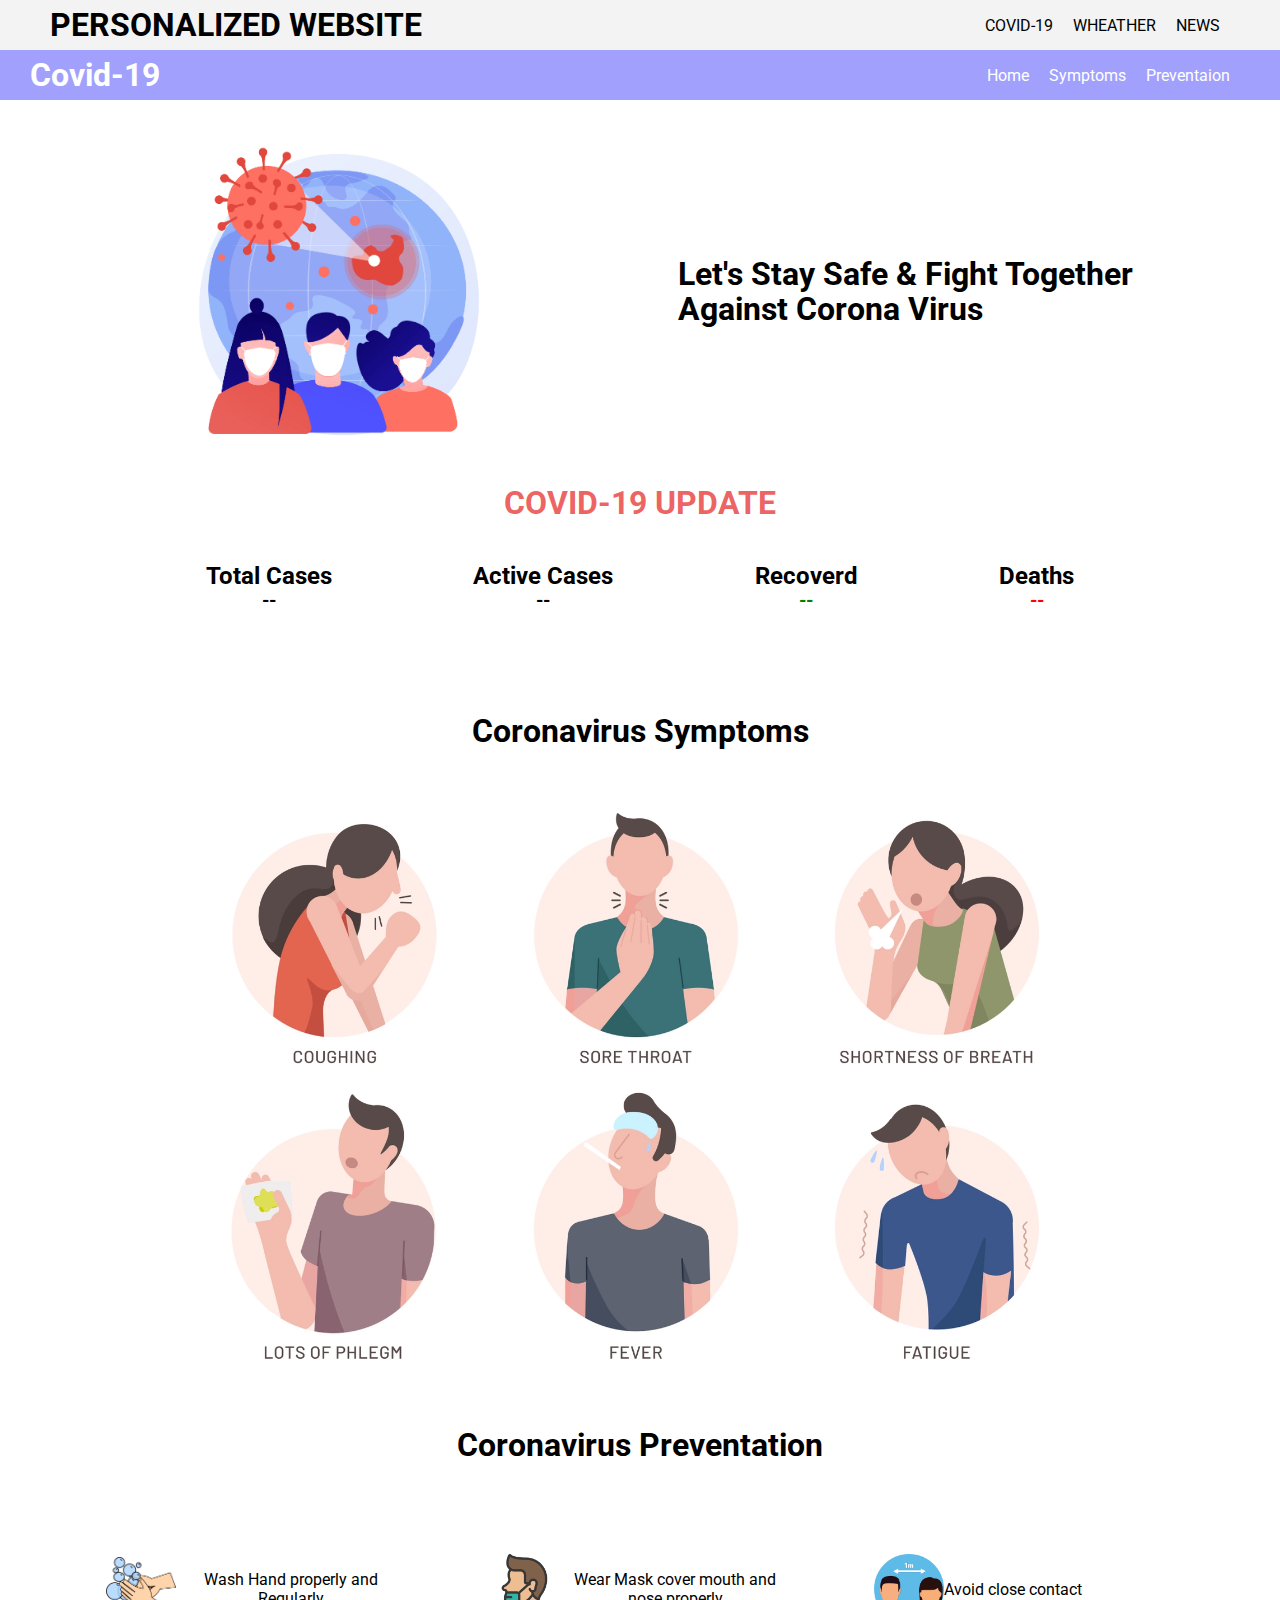
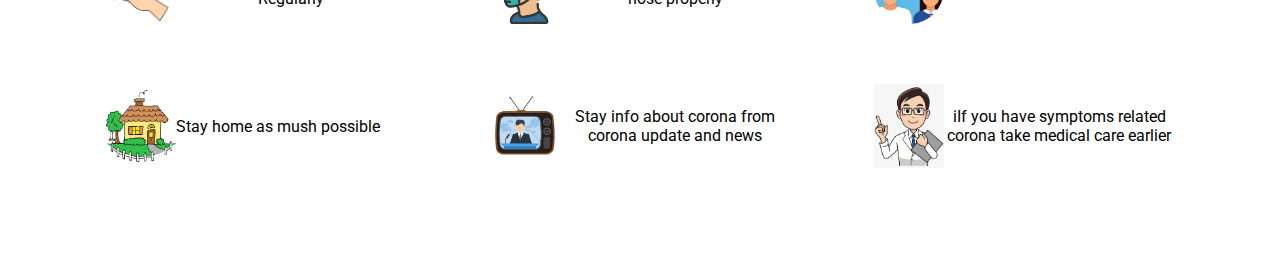
<file: index.html>
<!DOCTYPE html>
<html lang="en">
  <head>
    <meta charset="UTF-8" />
    <meta http-equiv="X-UA-Compatible" content="IE=edge" />
    <meta name="viewport" content="width=device-width, initial-scale=1.0" />
    <link rel="stylesheet" href="corona.css" />
    <title>Document</title>
  </head>
  <body>
    <nav class="navigation-main">
      <h1>PERSONALIZED WEBSITE</h1>
      <ul>
        <li>COVID-19</li>
        <li><a href="./wheather/wheather.html">WHEATHER</a></li>
        <li><a href="./news/news.html">NEWS </a></li>
      </ul>
    </nav>
    <header>
      <nav class="nav-corona">
        <h1>Covid-19</h1>
        <ul>
          <li><a href="#home">Home</a></li>
          <li><a href="#symptoms">Symptoms</a></li>
          <li><a href="#prevntation">Preventaion</a></li>
        </ul>
      </nav>
      <section class="main">
        <img src="./assets/png.jpg" alt="" class="vector" />
        <h1>
          Let's Stay Safe & Fight Together <br />
          Against Corona Virus
        </h1>
      </section>
      <div class="update">
        <h1>COVID-19 UPDATE</h1>
        <div class="box">
          <div>
            <h2>Total Cases</h2>
            <h3 id="total-case">--</h3>
          </div>
          <div>
            <h2>Active Cases</h2>
            <h3 id="active-case">--</h3>
          </div>
          <div>
            <h2>Recoverd</h2>
            <h3 id="recoverd">--</h3>
          </div>
          <div>
            <h2>Deaths</h2>
            <h3 id="deaths">--</h3>
          </div>
        </div>
      </div>
    </header>
    <section id="symptoms">
      <h1>Coronavirus Symptoms</h1>
      <div>
        <img src="./assets/symptoms.webp" class="symptoms-img" alt="" />
      </div>
    </section>
    <section id="prevntation">
      <h1>Coronavirus Preventation</h1>
      <div class="preventation-container">
        <div class="preventation-info">
          <img src="./assets/washhand.png" alt="" />
          <p>Wash Hand properly and Regularly</p>
        </div>
        <div class="preventation-info">
          <img src="./assets/mask.png" alt="" />
          <p>Wear Mask cover mouth and nose properly</p>
        </div>
        <div class="preventation-info">
          <img src="./assets/clasecontact.png" alt="" />
          <p>Avoid close contact</p>
        </div>
        <div class="preventation-info">
          <img src="./assets/home.png" alt="" />
          <p>Stay home as mush possible</p>
        </div>
        <div class="preventation-info">
          <img src="./assets/news.webp" alt="" />
          <p>Stay info about corona from corona update and news</p>
        </div>
        <div class="preventation-info">
          <img src="./assets/doctor.png" alt="" />
          <p>iIf you have symptoms related corona take medical care earlier</p>
        </div>
      </div>
    </section>
    <script src="./corona.js"></script>
  </body>
</html>
</file>
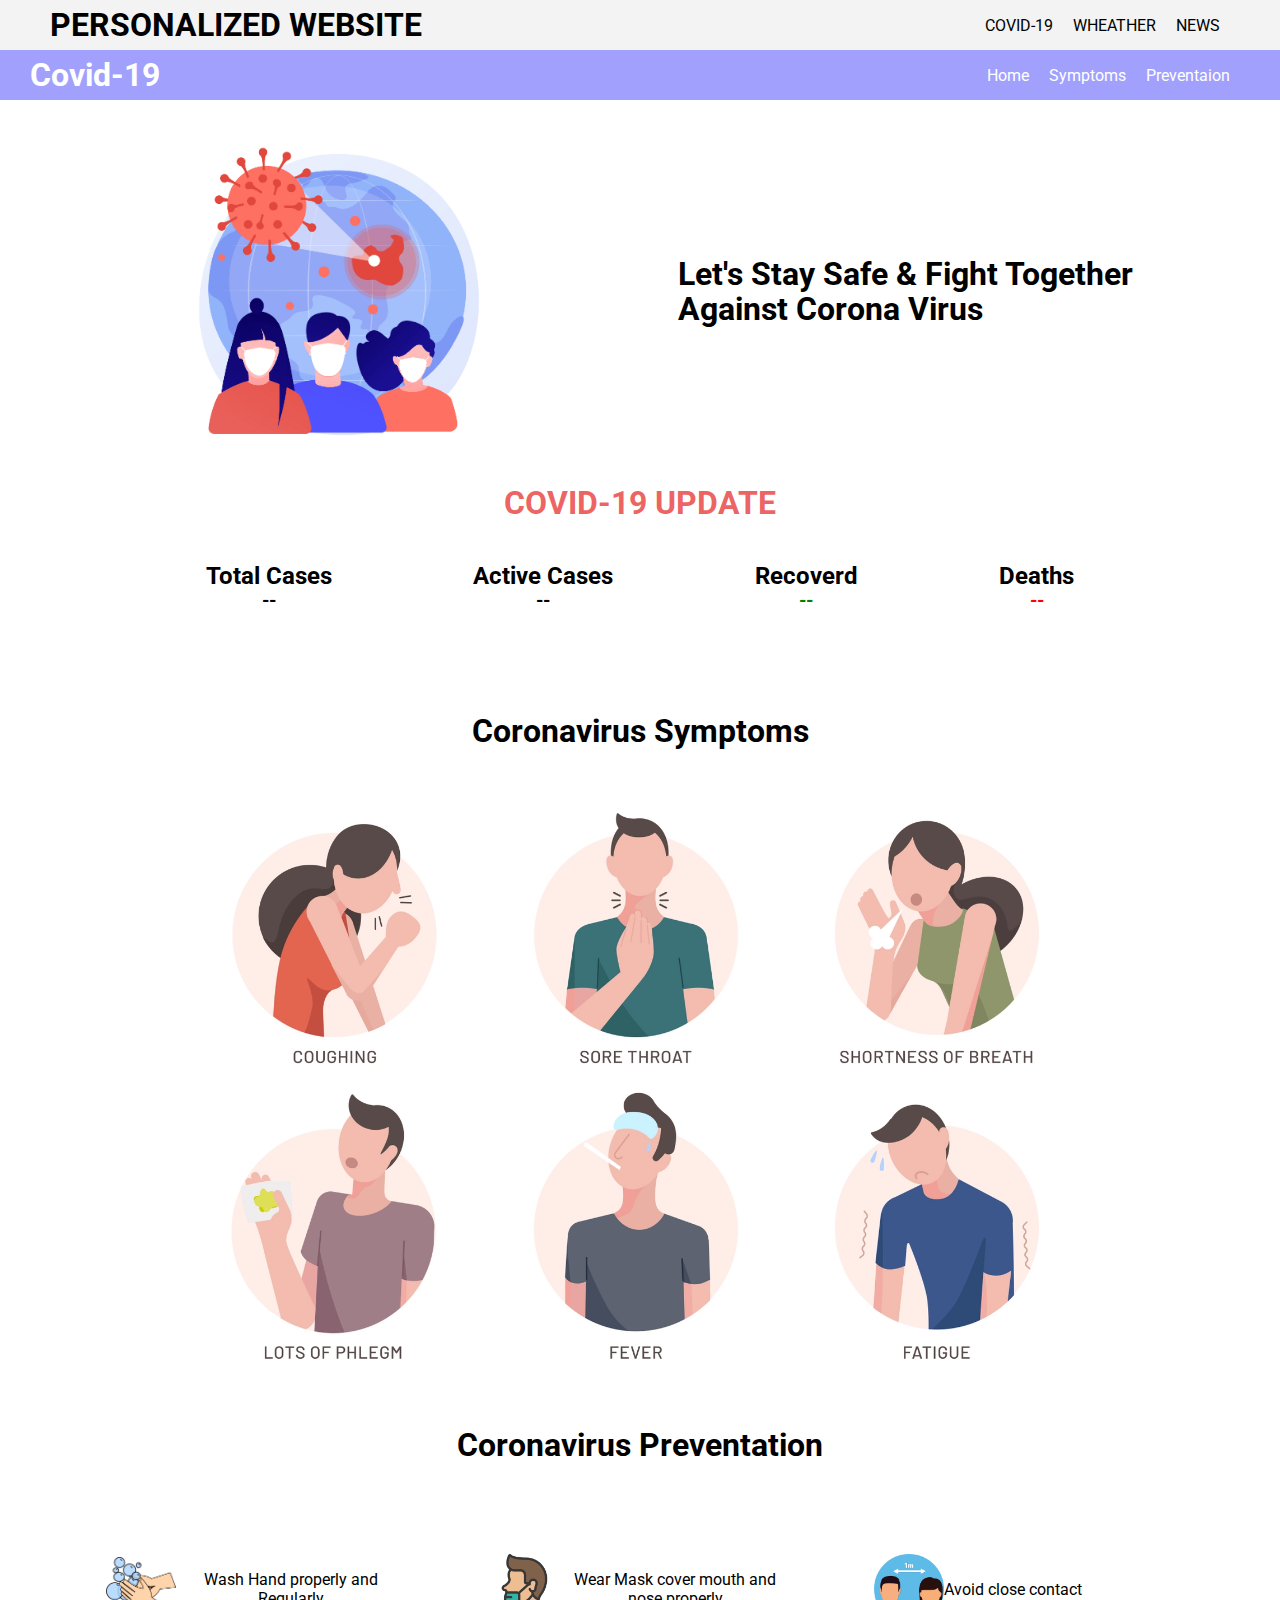
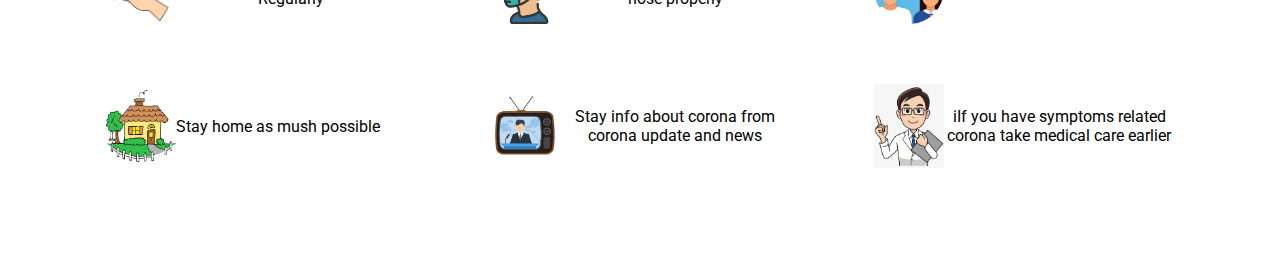
<file: 3 in one/index.html>
<!DOCTYPE html>
<html lang="en">
  <head>
    <meta charset="UTF-8" />
    <meta http-equiv="X-UA-Compatible" content="IE=edge" />
    <meta name="viewport" content="width=device-width, initial-scale=1.0" />
    <link rel="stylesheet" href="corona.css" />
    <title>Document</title>
  </head>
  <body>
    <nav class="navigation-main">
      <h1>PERSONALIZED WEBSITE</h1>
      <ul>
        <li>COVID-19</li>
        <li><a href="./wheather/wheather.html">WHEATHER</a></li>
        <li><a href="./news/news.html">NEWS </a></li>
      </ul>
    </nav>
    <header>
      <nav class="nav-corona">
        <h1>Covid-19</h1>
        <ul>
          <li><a href="#home">Home</a></li>
          <li><a href="#symptoms">Symptoms</a></li>
          <li><a href="#prevntation">Preventaion</a></li>
        </ul>
      </nav>
      <section class="main">
        <img src="../assets/png.jpg" alt="" class="vector" />
        <h1>
          Let's Stay Safe & Fight Together <br />
          Against Corona Virus
        </h1>
      </section>
      <div class="update">
        <h1>COVID-19 UPDATE</h1>
        <div class="box">
          <div>
            <h2>Total Cases</h2>
            <h3 id="total-case">--</h3>
          </div>
          <div>
            <h2>Active Cases</h2>
            <h3 id="active-case">--</h3>
          </div>
          <div>
            <h2>Recoverd</h2>
            <h3 id="recoverd">--</h3>
          </div>
          <div>
            <h2>Deaths</h2>
            <h3 id="deaths">--</h3>
          </div>
        </div>
      </div>
    </header>
    <section id="symptoms">
      <h1>Coronavirus Symptoms</h1>
      <div>
        <img src="../assets/symptoms.webp" class="symptoms-img" alt="" />
      </div>
    </section>
    <section id="prevntation">
      <h1>Coronavirus Preventation</h1>
      <div class="preventation-container">
        <div class="preventation-info">
          <img src="../assets/washhand.png" alt="" />
          <p>Wash Hand properly and Regularly</p>
        </div>
        <div class="preventation-info">
          <img src="../assets/mask.png" alt="" />
          <p>Wear Mask cover mouth and nose properly</p>
        </div>
        <div class="preventation-info">
          <img src="../assets/clasecontact.png" alt="" />
          <p>Avoid close contact</p>
        </div>
        <div class="preventation-info">
          <img src="../assets/home.png" alt="" />
          <p>Stay home as mush possible</p>
        </div>
        <div class="preventation-info">
          <img src="../assets/news.webp" alt="" />
          <p>Stay info about corona from corona update and news</p>
        </div>
        <div class="preventation-info">
          <img src="../assets/doctor.png" alt="" />
          <p>iIf you have symptoms related corona take medical care earlier</p>
        </div>
      </div>
    </section>
    <script src="./corona.js"></script>
  </body>
</html>
</file>
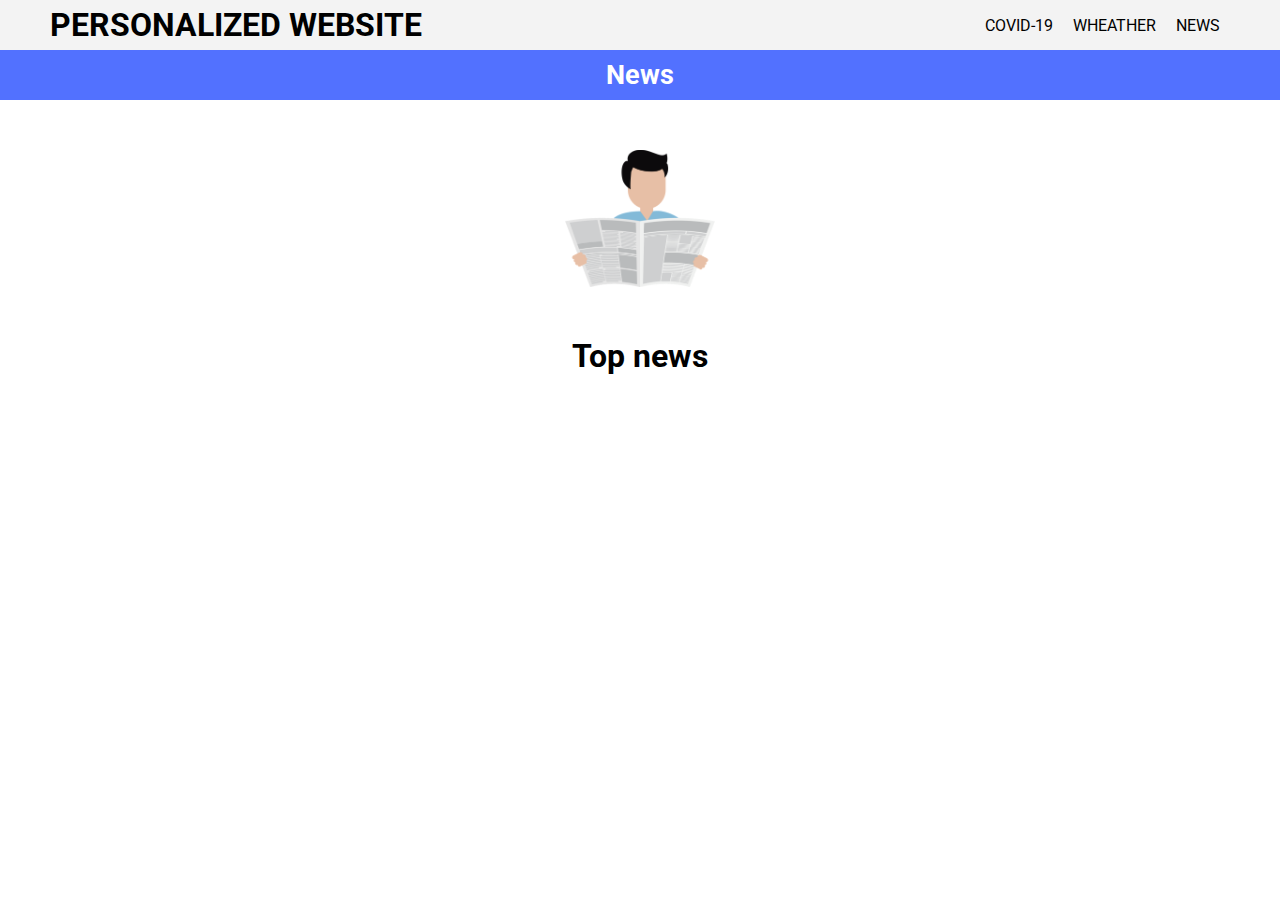
<file: news/news.html>
<!DOCTYPE html>
<html lang="en">
  <head>
    <meta charset="UTF-8" />
    <meta http-equiv="X-UA-Compatible" content="IE=edge" />
    <meta name="viewport" content="width=device-width, initial-scale=1.0" />
    <link rel="stylesheet" href="news.css" />
    <title>Document</title>
  </head>

  <body>
    <nav class="navigation-main">
      <h1>PERSONALIZED WEBSITE</h1>
      <ul>
        <li><a href="../index.html"> COVID-19 </a></li>
        <li><a href="../wheather/wheather.html"> WHEATHER </a></li>
        <li>NEWS</li>
      </ul>
    </nav>
    <section class="news-section" id="news-section">
      <nav class="nav-news">News</nav>
      <main class="main-news">
        <img src="../assets/news.png" alt="" class="news-img" />
        <h1>Top news</h1>
      </main>
      <div id="root"></div>
    </section>
    <script src="./news.js"></script>
  </body>
</html>
</file>
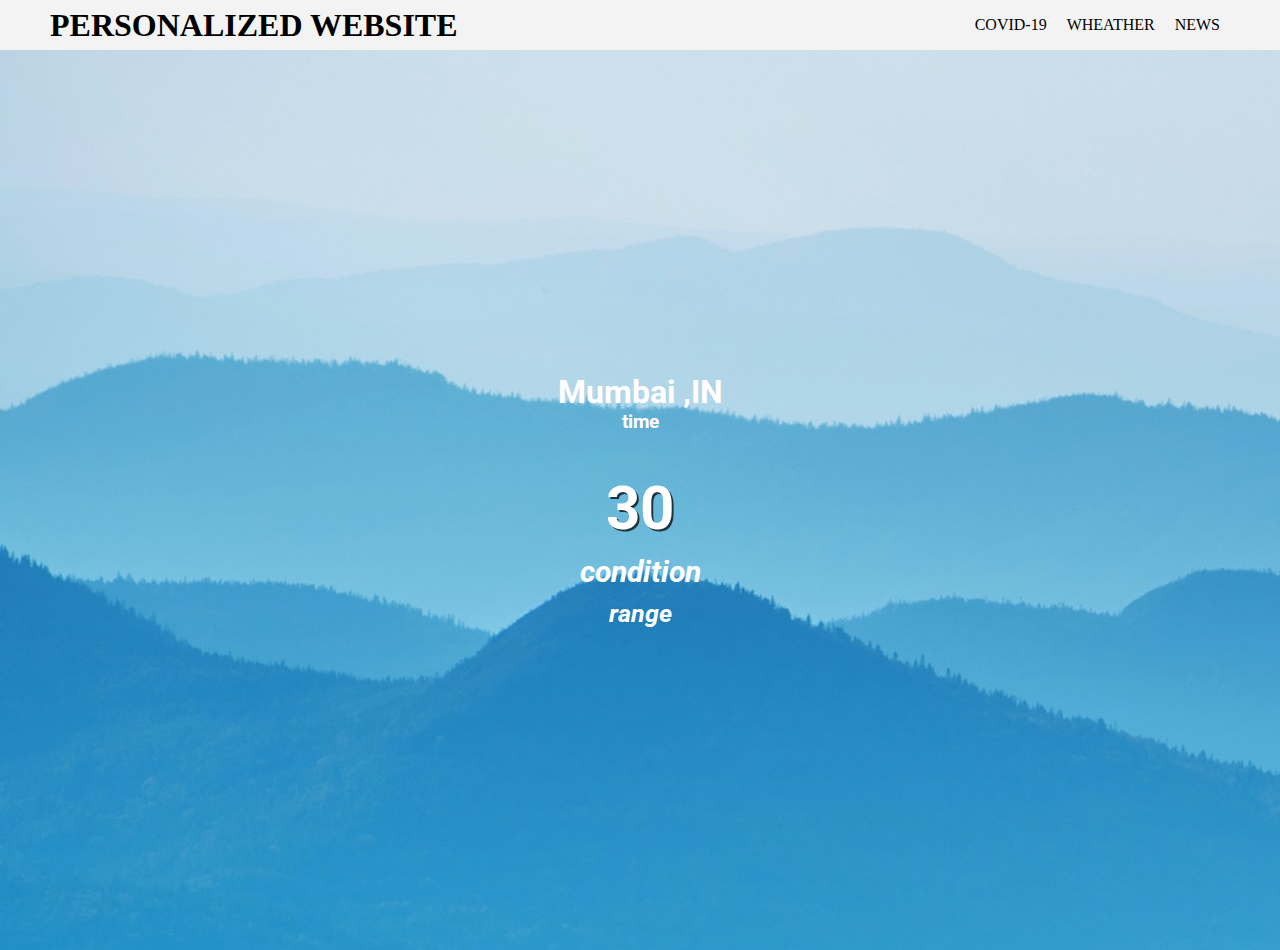
<file: wheather/wheather.html>
<!DOCTYPE html>
<html lang="en">
  <head>
    <meta charset="UTF-8" />
    <meta http-equiv="X-UA-Compatible" content="IE=edge" />
    <meta name="viewport" content="width=device-width, initial-scale=1.0" />
    <link rel="stylesheet" href="./whesather.css" />
    <title>Document</title>
  </head>
  <body>
    <nav class="navigation-main">
      <h1>PERSONALIZED WEBSITE</h1>
      <ul>
        <li><a href="../index.html"> COVID-19</a></li>
        <li>WHEATHER</li>
        <li><a href="../news/news.html"> NEWS</a></li>
      </ul>
    </nav>
    <header class="header">
      <div class="content">
        <h1 class="place">Mumbai ,IN</h1>
        <h3 class="time">time</h3>
        <h1 class="temperature">30</h1>
        <h2 class="condition">condition</h2>
        <h3 class="range">range</h3>
      </div>
    </header>
    <script src="./whether.js"></script>
  </body>
</html>
</file>
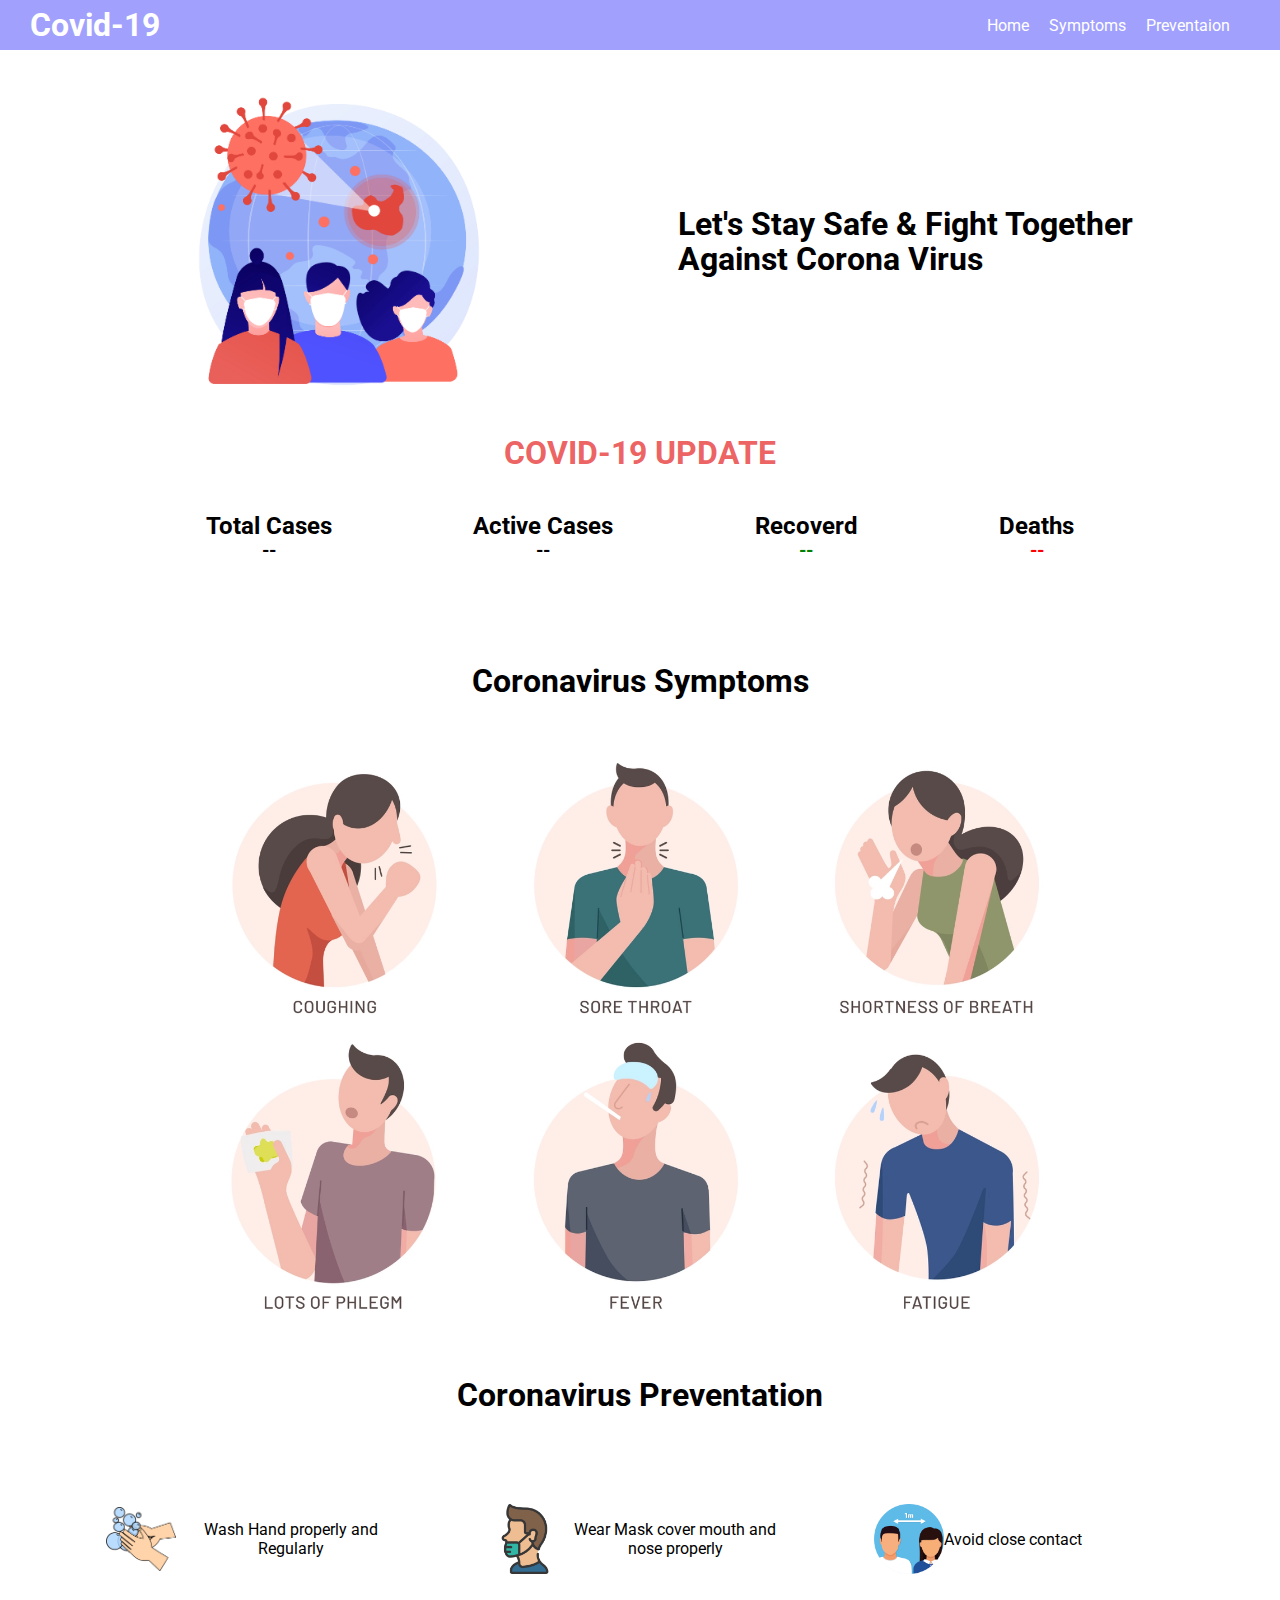
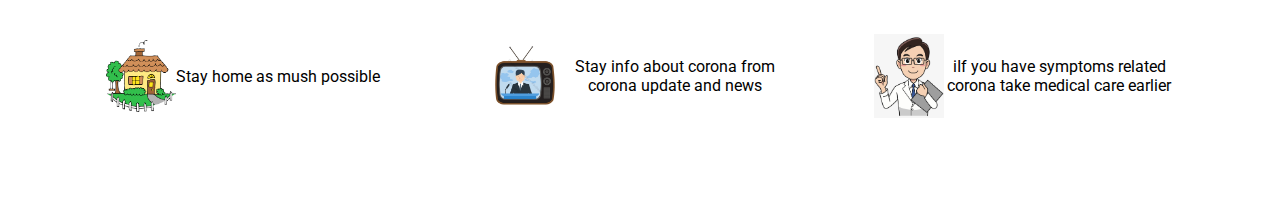
<file: 3 in one/corona/corona.html>
<!DOCTYPE html>
<html lang="en">
  <head>
    <meta charset="UTF-8" />
    <meta http-equiv="X-UA-Compatible" content="IE=edge" />
    <meta name="viewport" content="width=device-width, initial-scale=1.0" />
    <link rel="stylesheet" href="corona.css" />
    <title>Document</title>
  </head>
  <body>
    <header>
      <nav class="nav-corona">
        <h1>Covid-19</h1>
        <ul>
          <li><a href="#home">Home</a></li>
          <li><a href="#symptoms">Symptoms</a></li>
          <li><a href="#prevntation">Preventaion</a></li>
        </ul>
      </nav>
      <section class="main">
        <img src="../assets/png.jpg" alt="" class="vector" />
        <h1>
          Let's Stay Safe & Fight Together <br />
          Against Corona Virus
        </h1>
      </section>
      <div class="update">
        <h1>COVID-19 UPDATE</h1>
        <div class="box">
          <div>
            <h2>Total Cases</h2>
            <h3 id="total-case">--</h3>
          </div>
          <div>
            <h2>Active Cases</h2>
            <h3 id="active-case">--</h3>
          </div>
          <div>
            <h2>Recoverd</h2>
            <h3 id="recoverd">--</h3>
          </div>
          <div>
            <h2>Deaths</h2>
            <h3 id="deaths">--</h3>
          </div>
       
        </div>
      </div>
    </header>
    <section id="symptoms">
        <h1>Coronavirus Symptoms </h1>
        <div >
            <img src="../assets/symptoms.webp" class="symptoms-img" alt="">
        </div>
    </section>
    <section id="prevntation">
        <h1>Coronavirus Preventation</h1>
        <div class="preventation-container">
            <div class="preventation-info">
                <img src="../assets/washhand.png" alt="">
                <p>Wash Hand properly and Regularly</p>
            </div>
            <div class="preventation-info">
                <img src="../assets/mask.png" alt="">
                <p>Wear Mask cover mouth and nose properly</p>
            </div>
            <div class="preventation-info">
                <img src="../assets/clasecontact.png" alt="">
                <p>Avoid close contact</p>
            </div>
            <div class="preventation-info">
                <img src="../assets/home.png" alt="">
                <p>Stay home as mush possible</p>
            </div>
            <div class="preventation-info">
                <img src="../assets/news.webp" alt="">
                <p>Stay info about corona from corona update and news</p>
            </div>
            <div class="preventation-info">
                <img src="../assets/doctor.png" alt="">
                <p>iIf you have symptoms related corona take medical care earlier</p>
            </div>
       
        </div>
    </section>
    <script src="./corona.js"></script>
  </body>
</html>
</file>
<file: corona.css>
@import url('https://fonts.googleapis.com/css2?family=Roboto:wght@300&display=swap');
*{
    padding: 0;
    margin: 0;
    box-sizing: border-box;
    font-family: 'Roboto', sans-serif;
    scroll-behavior: smooth;
}

.navigation-main{
    display: flex;
    justify-content: space-between;
    align-items: center;
    background: #F3F3F3;
    height: 50px;
    padding: 0 50px;
}
.navigation-main a{
    text-decoration: none;
    color: black;
}
.navigation-main ul{
    display: flex;
    list-style: none;
}

.navigation-main li{
    padding:  10px;
    /* border: 1px solid; */
    /* height: 100%; */
}
.navigation-main li:hover ,.navigation-main a:hover{
    background: lightskyblue;
    color: #F3F3F3;
}

.nav-corona{
    display: flex;
    justify-content: space-between;
    align-items: center;
    color: white;
    background: #A1A1FD;
    height: 50px;
}
.nav-corona ul{
    display: flex;
    list-style: none;
    text-decoration: none;
    color: white;
    margin-right: 40px;
}
.nav-corona h1{
    margin-left: 30px;
}
.nav-corona ul li a{
    text-decoration: none;
    color: white; 
    margin: 0 10px; 
}
.main{
    display: flex;
    justify-content: space-evenly;
    align-items: center;
}
.main h1{
    line-height: 35px;
}
.vector{
    width: 30%;
}
.update{
    text-align: center;
    width: 100%;
}
.update h1{
    color: rgba(235, 78, 78, 0.877);
}
.box{
    display: flex;
    width: 90%;
    margin: auto;
    justify-content: space-evenly;
    margin-top: 40px;
    height: 150px;
}
#recoverd{
    color: green;
}
#deaths{
    color: red;
}
#symptoms{
    text-align: center;
}
.symptoms-img{
    width: 70%;
    margin: auto;
}
#prevntation{
    text-align: center;
}
.preventation-container{
    display: grid;
    grid-template-columns: 1fr 1fr 1fr;
    width: 90%;
    justify-content: space-evenly;
    margin: 60px auto;
}
.preventation-info{
    display: flex;
    align-items: center;
    margin: 30px auto;
    width: 300px;
}
.preventation-info img{
    width: 70px;
}
</file>
<file: 3 in one/corona.css>
@import url('https://fonts.googleapis.com/css2?family=Roboto:wght@300&display=swap');
*{
    padding: 0;
    margin: 0;
    box-sizing: border-box;
    font-family: 'Roboto', sans-serif;
    scroll-behavior: smooth;
}

.navigation-main{
    display: flex;
    justify-content: space-between;
    align-items: center;
    background: #F3F3F3;
    height: 50px;
    padding: 0 50px;
}
.navigation-main a{
    text-decoration: none;
    color: black;
}
.navigation-main ul{
    display: flex;
    list-style: none;
}

.navigation-main li{
    padding:  10px;
    /* border: 1px solid; */
    /* height: 100%; */
}
.navigation-main li:hover ,.navigation-main a:hover{
    background: lightskyblue;
    color: #F3F3F3;
}

.nav-corona{
    display: flex;
    justify-content: space-between;
    align-items: center;
    color: white;
    background: #A1A1FD;
    height: 50px;
}
.nav-corona ul{
    display: flex;
    list-style: none;
    text-decoration: none;
    color: white;
    margin-right: 40px;
}
.nav-corona h1{
    margin-left: 30px;
}
.nav-corona ul li a{
    text-decoration: none;
    color: white; 
    margin: 0 10px; 
}
.main{
    display: flex;
    justify-content: space-evenly;
    align-items: center;
}
.main h1{
    line-height: 35px;
}
.vector{
    width: 30%;
}
.update{
    text-align: center;
    width: 100%;
}
.update h1{
    color: rgba(235, 78, 78, 0.877);
}
.box{
    display: flex;
    width: 90%;
    margin: auto;
    justify-content: space-evenly;
    margin-top: 40px;
    height: 150px;
}
#recoverd{
    color: green;
}
#deaths{
    color: red;
}
#symptoms{
    text-align: center;
}
.symptoms-img{
    width: 70%;
    margin: auto;
}
#prevntation{
    text-align: center;
}
.preventation-container{
    display: grid;
    grid-template-columns: 1fr 1fr 1fr;
    width: 90%;
    justify-content: space-evenly;
    margin: 60px auto;
}
.preventation-info{
    display: flex;
    align-items: center;
    margin: 30px auto;
    width: 300px;
}
.preventation-info img{
    width: 70px;
}
</file>
<file: news/news.css>
@import url('https://fonts.googleapis.com/css2?family=Roboto:wght@300&display=swap');
*{
    padding: 0;
    margin: 0;
    box-sizing: border-box;
    font-family: 'Roboto', sans-serif;
    scroll-behavior: smooth;
}

.navigation-main{
    display: flex;
    justify-content: space-between;
    align-items: center;
    background: #F3F3F3;
    height: 50px;
    padding: 0 50px;
}
.navigation-main a{
    text-decoration: none;
    color: black;
}
.navigation-main ul{
    display: flex;
    list-style: none;
}

.navigation-main li{
    padding:  10px;
    /* border: 1px solid; */
    /* height: 100%; */
}
.navigation-main li:hover ,.navigation-main a:hover{
    background: lightskyblue;
    color: #F3F3F3;
}
.error{
    color: red;
    width: 90%;
    text-align: center;
}
.nav-news{
    display: flex;
    justify-content: center;
    align-items: center;
    margin: auto;
    color: white;
    font-size: 27px;
    font-weight: 700;
    background: #5271FF;
    height: 50px;
    text-align: center;

}
.main-news{
    display: flex;
    justify-content: center;
    flex-direction: column;
    margin-top: 50px;
    text-align: center;
}
.main-news h1{
    margin-top: 50px;
}
.news-img{
    width: 150px;
    margin: auto;
}
#description{
    height: 80px;
    width: 100%;
    overflow: auto;
    /* overflow: ; */
}
.news{
    display: flex;
    height: 200px;
    width: 82%;
    margin: auto;
    margin-top: 30px;
    /* margin-bottom: 50px; */
    box-shadow: 3px 3px 10px 6px rgba(128, 128, 128, 0.363);
}
#news-img{
    height: 180px;
    width: 180px;
    object-fit: cover;
    margin: auto;
    margin-left: 5px;
}
.news-info{
  
    padding: 10px;
}
.news-content{
    width: 600px;
    margin-bottom: 5px;
}
#btn{
    font-size: 13px;
    text-decoration: none;
    color: black;
    background: gray;
    padding: 3px 5px;
}
.btn-container{
    /* margin-top: 5px; */
    position: absolute;
    top: 143px;
}
#btn{
    display: flex;
    justify-content: center;
    align-items: center;
    padding: 3 5px;
    margin-top: 7px;
    background: #5271FF;
    border-radius: 5px;
    color: white;
 
}
.news-info{
  width: 100%;
    position: relative;
}
</file>
<file: wheather/whesather.css>
@import url('https://fonts.googleapis.com/css2?family=Roboto:wght@300&display=swap');
*{
    margin: 0;
    padding: 0;
    box-sizing: border-box;
}
/* .overlay{
    background-color: rgba(0, 0, 0, 0.315);
    position: fixed;
    height: 100vh;
    width: 100%;
    z-index: 0;
} */


.navigation-main{
    display: flex;
    justify-content: space-between;
    align-items: center;
    background: #F3F3F3;
    height: 50px;
    padding: 0 50px;
}
.navigation-main a{
    text-decoration: none;
    color: black;
}
.navigation-main ul{
    display: flex;
    list-style: none;
}

.navigation-main li{
    padding:  10px;
    /* border: 1px solid; */
    /* height: 100%; */
}
.navigation-main li:hover ,.navigation-main a:hover{
    background: lightskyblue;
    color: #F3F3F3;
}


.header{
    background-image: url(../assets/bg.jpg);
    height: 100vh;
    text-align: center;
    display: flex;
    justify-content: center;
    align-items: center;
    font-family: 'Roboto', sans-serif;
    color: white;
    z-index: 1;
}
.input{
    background: rgba(255, 255, 255, 0.288);
    border-bottom-left-radius: 15px;
    border-top-right-radius: 10px;
    border: 2px solid rgba(0, 0, 0, 0.397);
    font-size: 30px;
    width: 300px;
    margin-bottom: 30px;
}
.temperature{
    margin-top: 40px;
    font-size: 60px;
    text-shadow: 2px 2px rgba(0, 0, 0, 0.712);
}
.condition{
    margin-top: 10px;
    font-size: 30px;
    font-style: italic;
}
.range{
    margin-top: 10px;
    font-size: 25px;
    font-style: italic;
}
</file>
<file: 3 in one/corona/corona.css>
@import url('https://fonts.googleapis.com/css2?family=Roboto:wght@300&display=swap');
*{
    padding: 0;
    margin: 0;
    box-sizing: border-box;
    font-family: 'Roboto', sans-serif;
    scroll-behavior: smooth;
}
.nav-corona{
    display: flex;
    justify-content: space-between;
    align-items: center;
    color: white;
    background: #A1A1FD;
    height: 50px;
}
.nav-corona ul{
    display: flex;
    list-style: none;
    text-decoration: none;
    color: white;
    margin-right: 40px;
}
.nav-corona h1{
    margin-left: 30px;
}
.nav-corona ul li a{
    text-decoration: none;
    color: white; 
    margin: 0 10px; 
}
.main{
    display: flex;
    justify-content: space-evenly;
    align-items: center;
}
.main h1{
    line-height: 35px;
}
.vector{
    width: 30%;
}
.update{
    text-align: center;
    width: 100%;
}
.update h1{
    color: rgba(235, 78, 78, 0.877);
}
.box{
    display: flex;
    width: 90%;
    margin: auto;
    justify-content: space-evenly;
    margin-top: 40px;
    height: 150px;
}
#recoverd{
    color: green;
}
#deaths{
    color: red;
}
#symptoms{
    text-align: center;
}
.symptoms-img{
    width: 70%;
    margin: auto;
}
#prevntation{
    text-align: center;
}
.preventation-container{
    display: grid;
    grid-template-columns: 1fr 1fr 1fr;
    width: 90%;
    justify-content: space-evenly;
    margin: 60px auto;
}
.preventation-info{
    display: flex;
    align-items: center;
    margin: 30px auto;
    width: 300px;
}
.preventation-info img{
    width: 70px;
}
</file>
